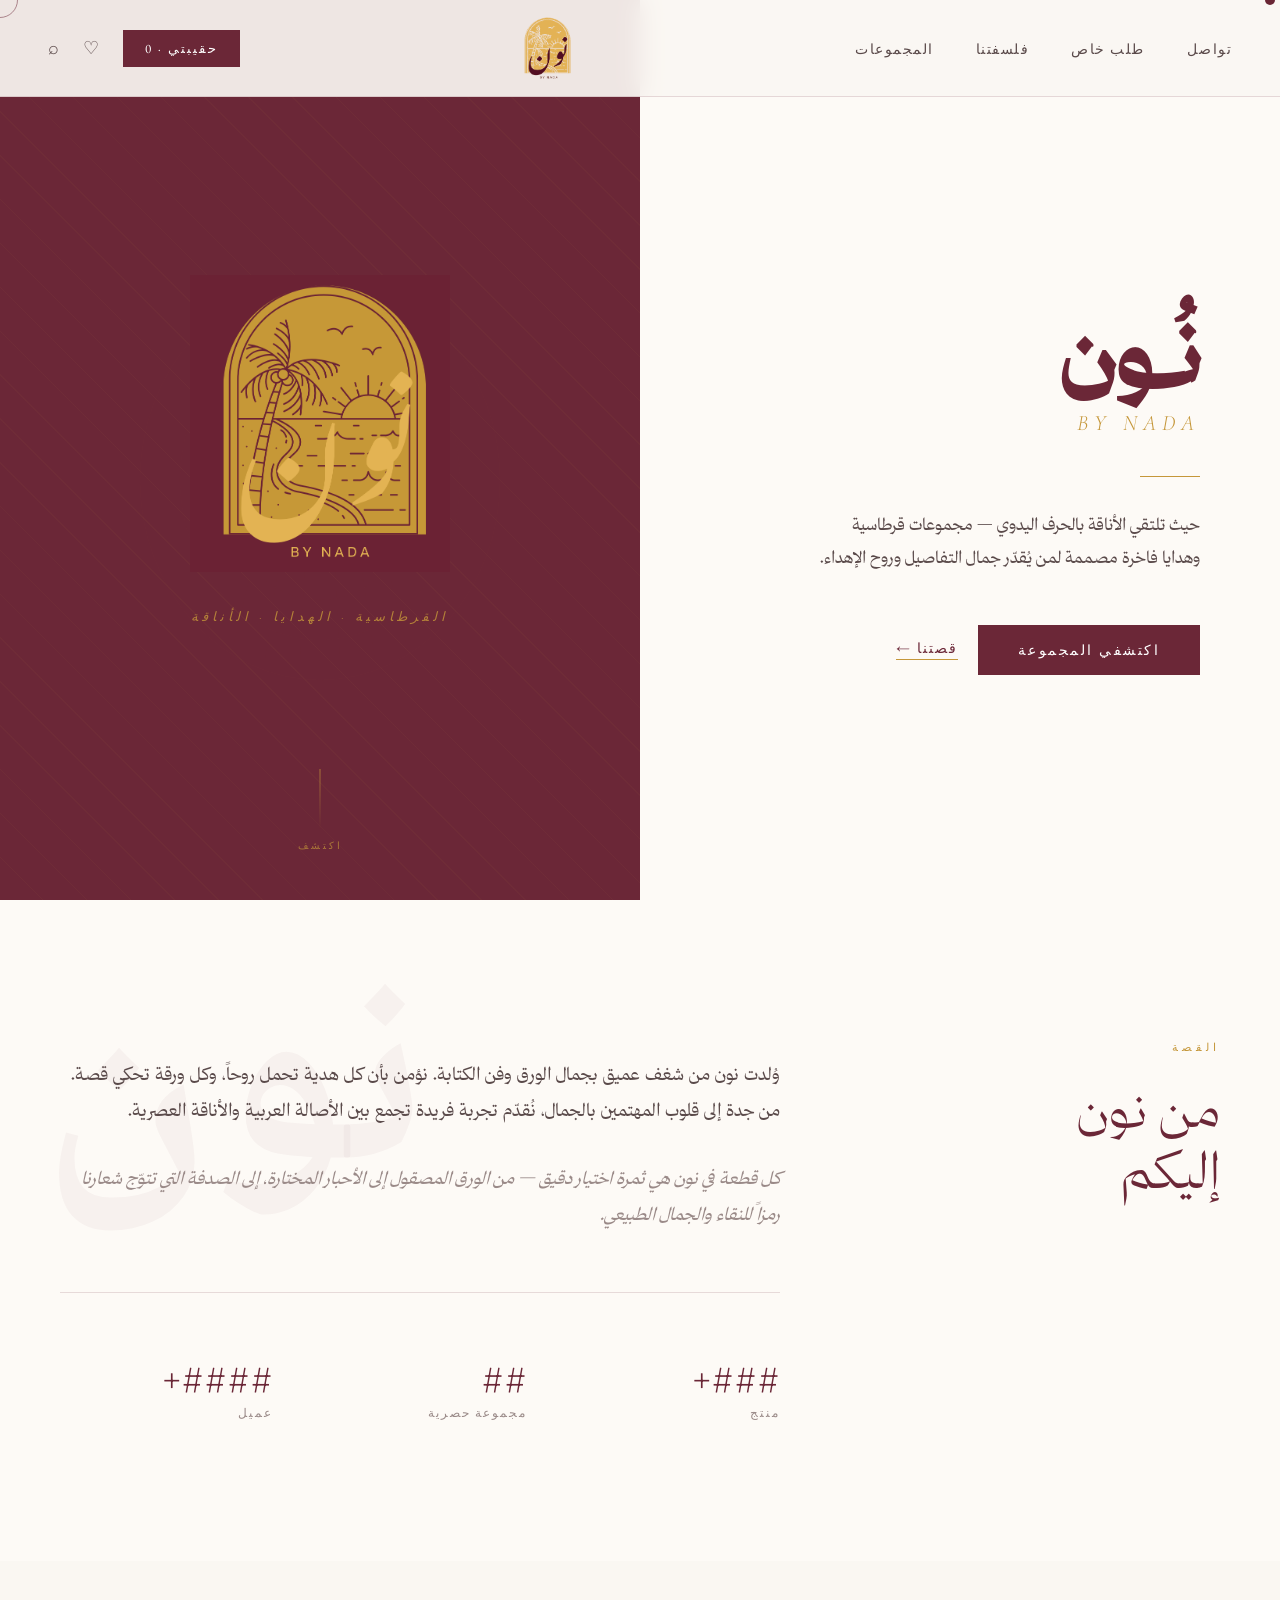
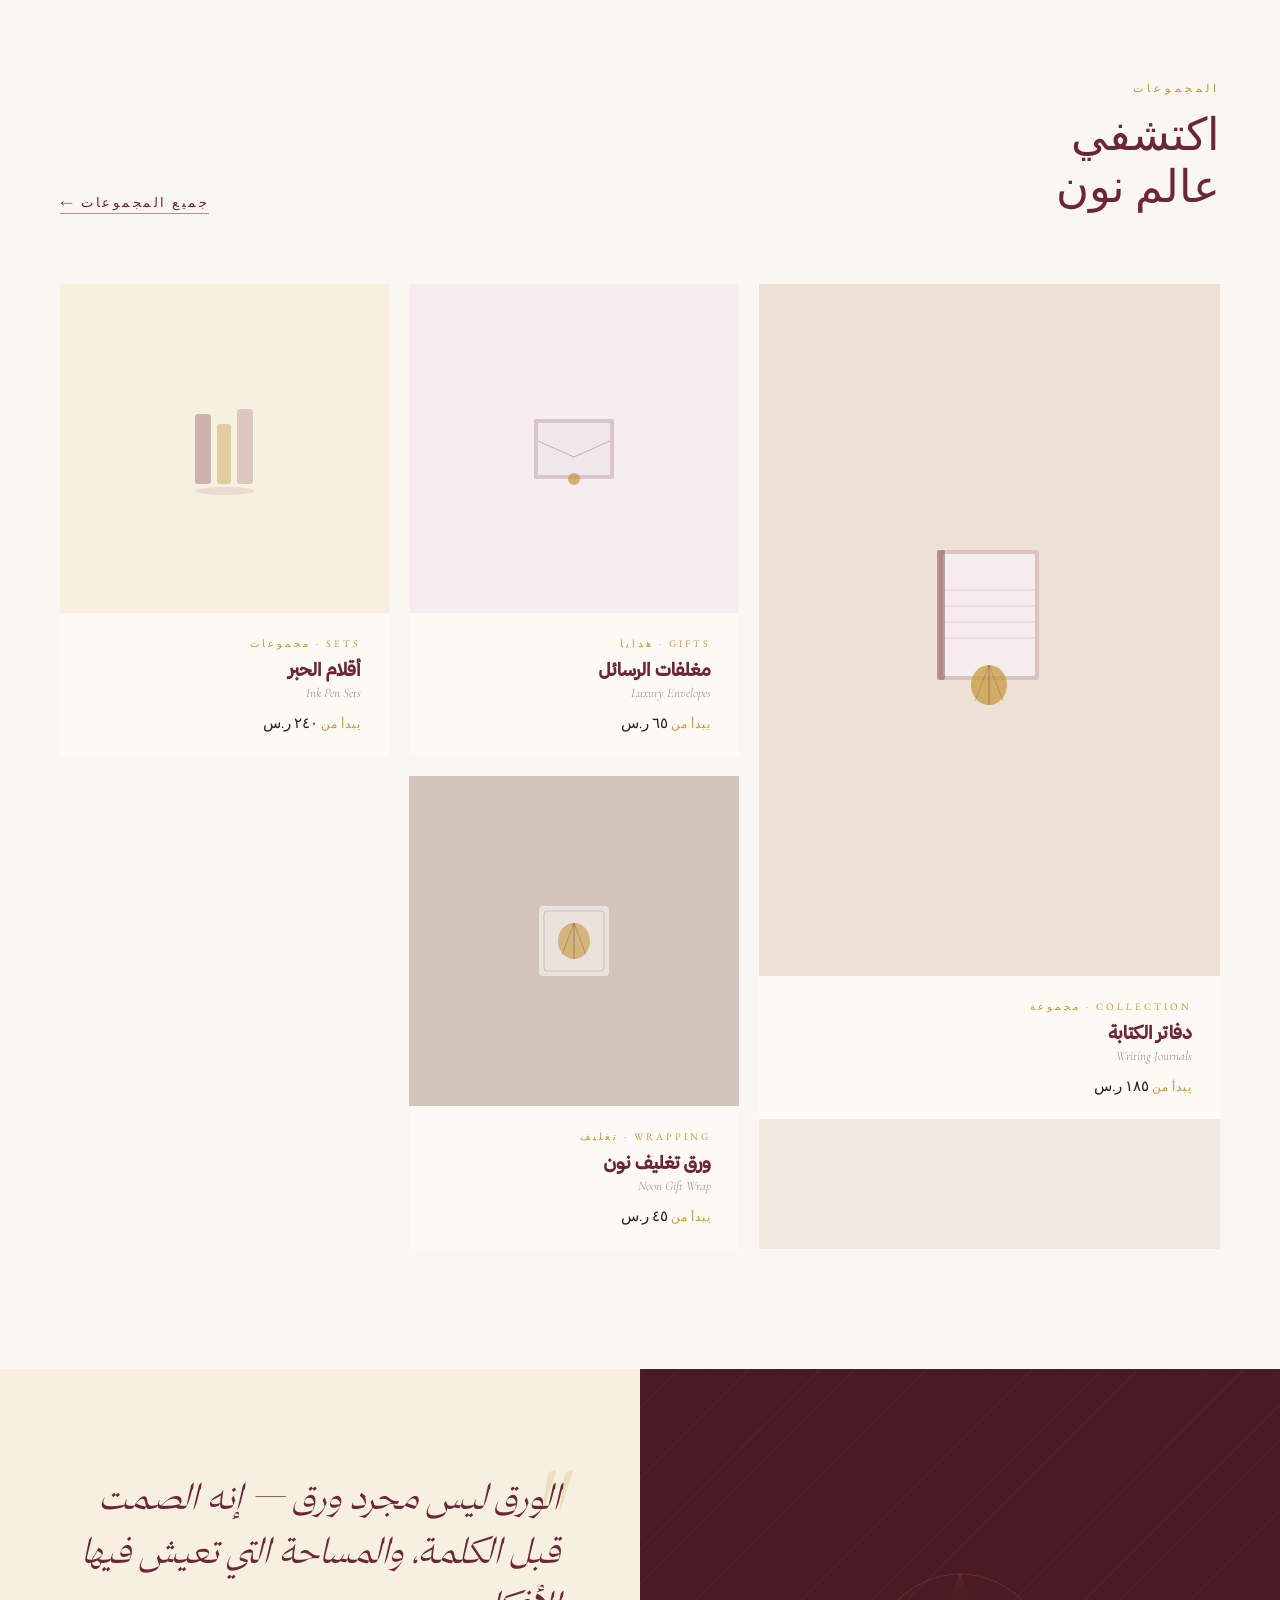
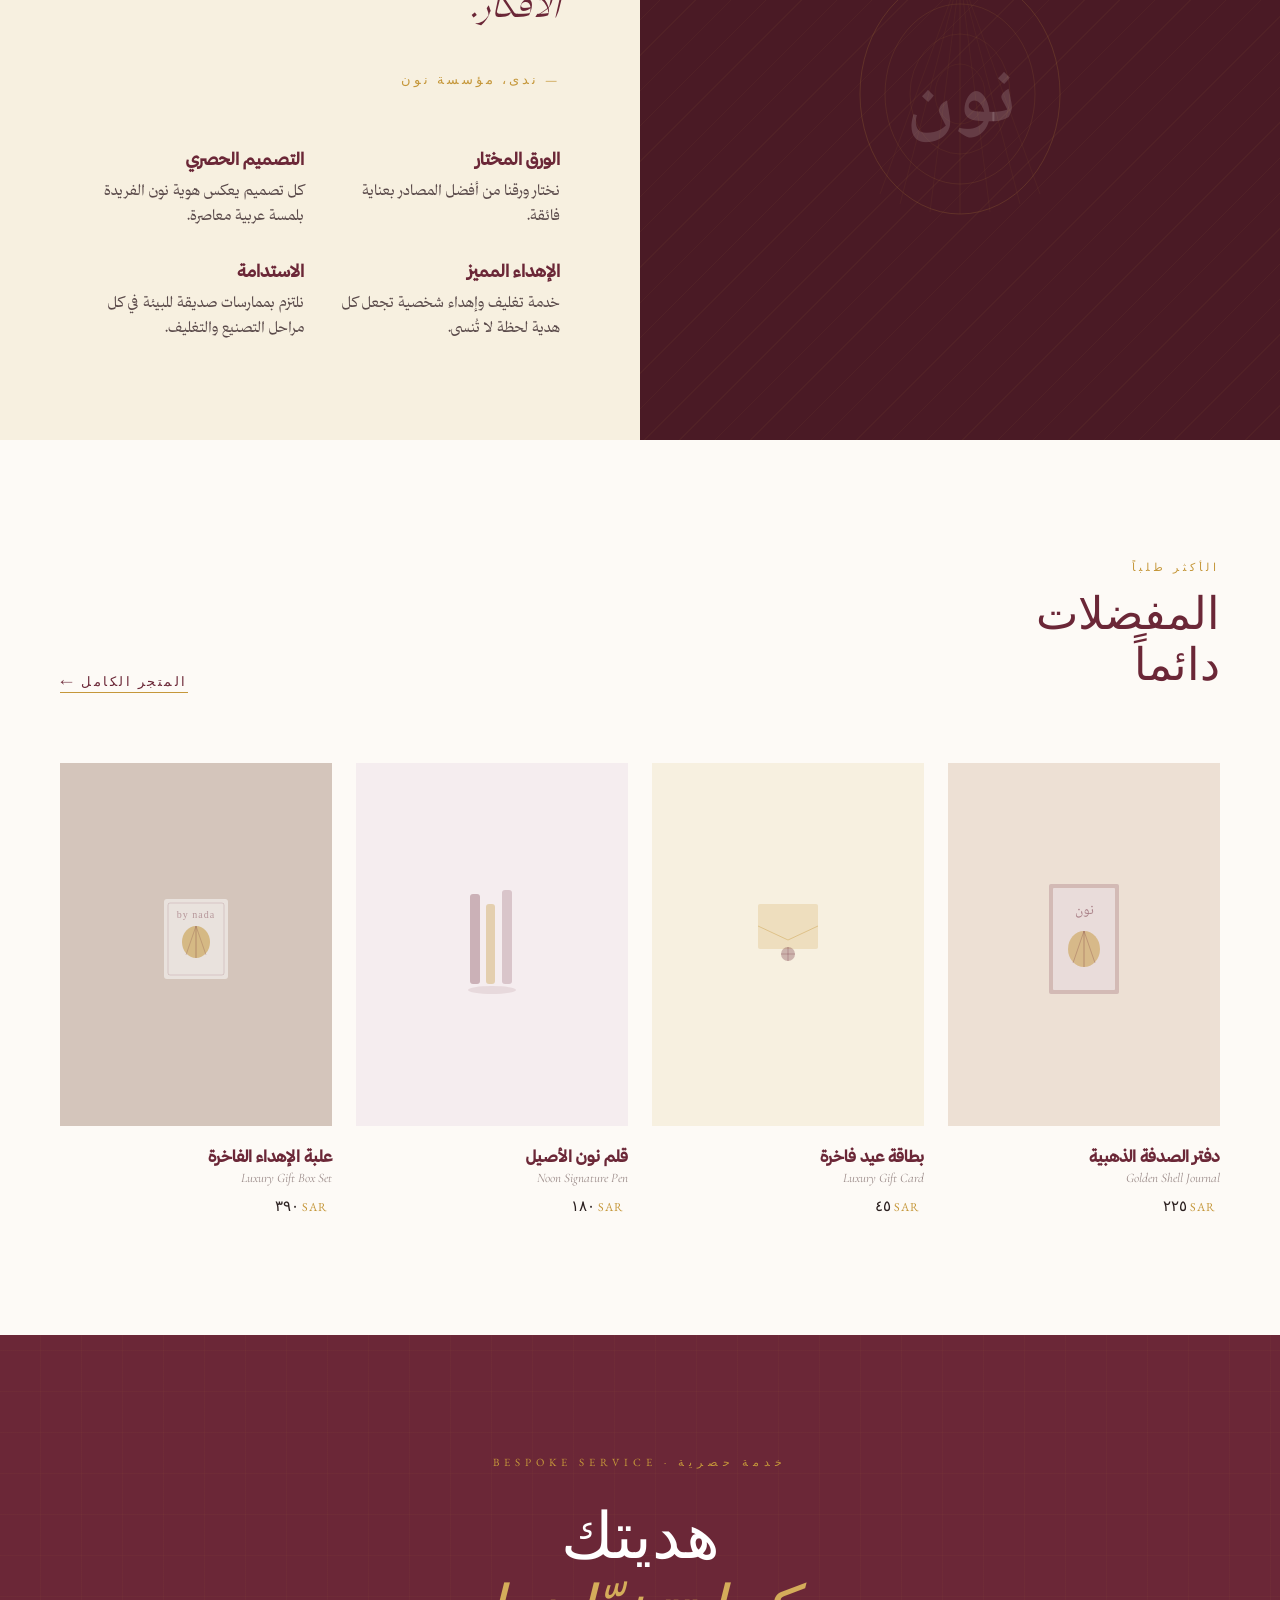
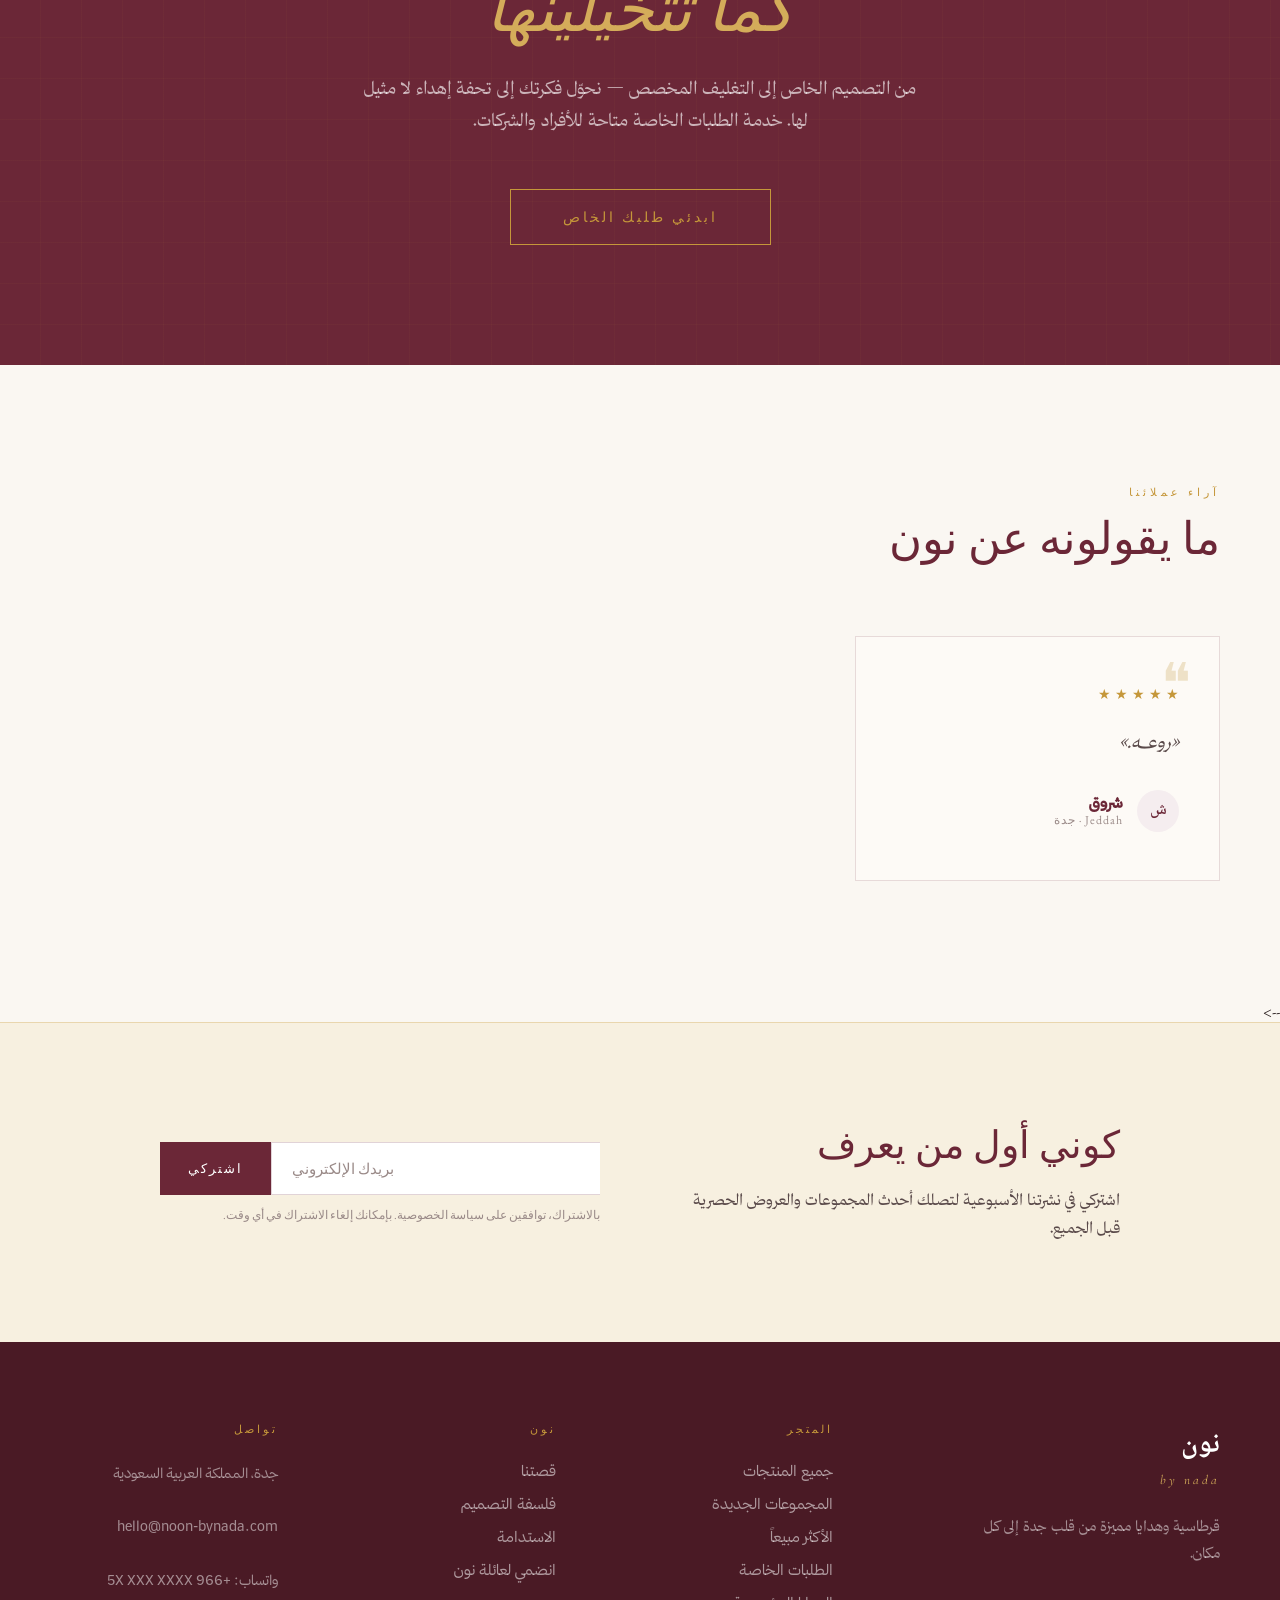
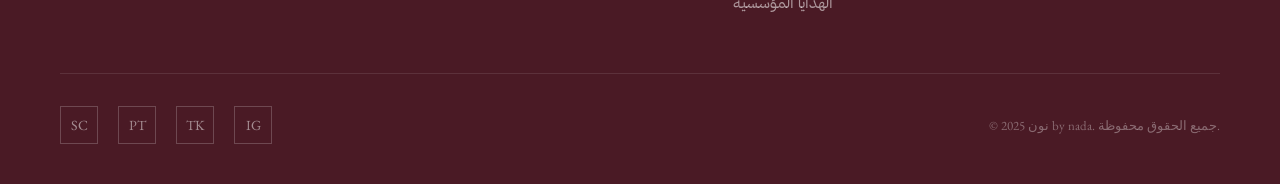
<file: index.html>
<!DOCTYPE html>
<html lang="ar" dir="rtl">
<head>
<meta charset="UTF-8">
<meta name="viewport" content="width=device-width, initial-scale=1.0">
<title> by nada — قرطاسية نون</title>
<link rel="preconnect" href="https://fonts.googleapis.com">
<link rel="preconnect" href="https://fonts.gstatic.com" crossorigin>
<link href="https://fonts.googleapis.com/css2?family=Cormorant+Garamond:ital,wght@0,300;0,400;0,500;0,600;1,300;1,400&family=Noto+Naskh+Arabic:wght@400;500;600;700&family=EB+Garamond:ital,wght@0,400;0,500;1,400&display=swap" rel="stylesheet">

<link rel="stylesheet" href="style.css">

</head>
<body>

<!-- Custom Cursor -->
<div class="cursor" id="cursor"></div>
<div class="cursor-ring" id="cursorRing"></div>

<!-- ═══ NAV ═══ -->
<nav id="mainNav">
  <ul class="nav-links">
    <li><a href="#collections">المجموعات</a></li>
    <li><a href="#craft">فلسفتنا</a></li>
    <li><a href="#bespoke">طلب خاص</a></li>
    <li><a href="#contact">تواصل</a></li>
  </ul>

  <a href="#" class="nav-logo">
    <img src="logo-nav.png" alt="نـون by nada" style="height:64px;width:auto;object-fit:contain;" />
  </a>

  <div class="nav-actions">
    <button class="nav-icon" aria-label="بحث">⌕</button>
    <button class="nav-icon" aria-label="قائمة الأمنيات">♡</button>
    <button class="nav-bag">حقيبتي · 0</button>
  </div>
</nav>

<!-- ═══ HERO ═══ -->
<section class="hero">
  <div class="hero-left">
    <!-- <span class="hero-eyebrow">قرطاسية · Luxury Stationery</span>-->
    <h1 class="hero-title-arabic">نــُون</h1>
    <p class="hero-title-en">BY NADA</p>
    <div class="hero-divider"></div>
    <p class="hero-desc">
      حيث تلتقي الأناقة بالحرف اليدوي — مجموعات قرطاسية وهدايا فاخرة مصممة لمن يُقدّر جمال التفاصيل وروح الإهداء.
    </p>
    <div class="hero-cta">
      <a href="#collections" class="btn-primary">اكتشفي المجموعة</a>
      <a href="#craft" class="btn-ghost">قصتنا ←</a>
    </div>
  </div>

  <div class="hero-right">
    <!-- Decorative large shell background -->
    <svg class="hero-shell-bg" width="500" height="500" viewBox="0 0 500 500" fill="none">
      <ellipse cx="250" cy="280" rx="180" ry="200" stroke="rgba(197,151,58,0.4)" stroke-width="0.5"/>
      <ellipse cx="250" cy="280" rx="140" ry="160" stroke="rgba(197,151,58,0.3)" stroke-width="0.5"/>
      <ellipse cx="250" cy="280" rx="100" ry="120" stroke="rgba(197,151,58,0.2)" stroke-width="0.5"/>
      <line x1="250" y1="80" x2="160" y2="460" stroke="rgba(197,151,58,0.15)" stroke-width="0.5"/>
      <line x1="250" y1="80" x2="195" y2="460" stroke="rgba(197,151,58,0.15)" stroke-width="0.5"/>
      <line x1="250" y1="80" x2="230" y2="460" stroke="rgba(197,151,58,0.15)" stroke-width="0.5"/>
      <line x1="250" y1="80" x2="250" y2="460" stroke="rgba(197,151,58,0.15)" stroke-width="0.5"/>
      <line x1="250" y1="80" x2="270" y2="460" stroke="rgba(197,151,58,0.15)" stroke-width="0.5"/>
      <line x1="250" y1="80" x2="305" y2="460" stroke="rgba(197,151,58,0.15)" stroke-width="0.5"/>
      <line x1="250" y1="80" x2="340" y2="460" stroke="rgba(197,151,58,0.15)" stroke-width="0.5"/>
    </svg>

    <div class="hero-logo-display">
      <!-- Logo SVG -->
      <img src="logo-hero.png" alt="نون by nada" style="width:260px;height:auto;object-fit:contain;" />

      <p class="hero-logo-tagline">القرطاسية · الهدايا · الأناقة</p>
    </div>

    <div class="hero-scroll">
      <div class="scroll-line"></div>
      <span>اكتشف</span>
    </div>
  </div>
</section>

<!-- ═══ STORY ═══ -->
<section class="story" id="craft">
  <div class="story-intro reveal">
    <span class="story-label">القصة</span>
    <h2 class="story-heading">من نـون<br>إليكم</h2>
  </div>

  <div class="story-content reveal">
    <p class="story-body">
      وُلدت نون من شغف عميق بجمال الورق وفن الكتابة. نؤمن بأن كل هدية تحمل روحاً، وكل ورقة تحكي قصة. من جدة إلى قلوب المهتمين بالجمال، نُقدّم تجربة فريدة تجمع بين الأصالة العربية والأناقة العصرية.
    </p>
    <p class="story-body">
      كل قطعة في نون هي ثمرة اختيار دقيق — من الورق المصقول إلى الأحبار المختارة، إلى الصدفة التي تتوّج شعارنا رمزاً للنقاء والجمال الطبيعي.
    </p>

    <div class="story-stats">
      <div class="reveal">
        <div class="stat-num">###+</div>
        <div class="stat-label">منتج</div>
      </div>
      <div class="reveal">
        <div class="stat-num">##</div>
        <div class="stat-label">مجموعة حصرية</div>
      </div>
      <div class="reveal">
        <div class="stat-num">####+</div>
        <div class="stat-label">عميل</div>
      </div>
    </div>
  </div>
</section>

<!-- ═══ COLLECTIONS ═══ -->
<section class="collections" id="collections">
  <div class="section-header reveal">
    <div>
      <span class="section-label">المجموعات</span>
      <h2 class="section-title">اكتشفي<br>عالم نون</h2>
    </div>
    <a href="#" class="section-link">جميع المجموعات ←</a>
  </div>

  <div class="collections-grid reveal">

    <!-- Card 1 — Large Featured -->
    <div class="collection-card">
      <div class="card-visual card-bg-1">
        <svg width="160" height="200" viewBox="0 0 160 200" fill="none">
          <!-- Notebook illustration -->
          <rect x="30" y="20" width="100" height="130" rx="3" fill="#6B2737" opacity="0.15"/>
          <rect x="34" y="24" width="92" height="122" rx="2" fill="white" opacity="0.7"/>
          <line x1="34" y1="60" x2="126" y2="60" stroke="#6B2737" stroke-width="0.5" opacity="0.3"/>
          <line x1="34" y1="76" x2="126" y2="76" stroke="#6B2737" stroke-width="0.5" opacity="0.3"/>
          <line x1="34" y1="92" x2="126" y2="92" stroke="#6B2737" stroke-width="0.5" opacity="0.3"/>
          <line x1="34" y1="108" x2="126" y2="108" stroke="#6B2737" stroke-width="0.5" opacity="0.3"/>
          <rect x="28" y="20" width="8" height="130" rx="2" fill="#6B2737" opacity="0.4"/>
          <!-- Shell stamp -->
          <g transform="translate(80, 155)">
            <ellipse cx="0" cy="0" rx="18" ry="20" fill="#C5973A" opacity="0.7"/>
            <line x1="0" y1="-20" x2="0" y2="20" stroke="#6B2737" stroke-width="1" opacity="0.4"/>
            <line x1="0" y1="-20" x2="-14" y2="16" stroke="#6B2737" stroke-width="0.8" opacity="0.3"/>
            <line x1="0" y1="-20" x2="14" y2="16" stroke="#6B2737" stroke-width="0.8" opacity="0.3"/>
          </g>
        </svg>
      </div>
      <div class="card-info">
        <p class="card-category">Collection · مجموعة</p>
        <p class="card-name">دفاتر الكتابة</p>
        <p class="card-name-en">Writing Journals</p>
        <p class="card-price"><span>يبدأ من</span> ١٨٥ ر.س</p>
      </div>
    </div>

    <!-- Card 2 -->
    <div class="collection-card">
      <div class="card-visual card-bg-3">
        <svg width="120" height="120" viewBox="0 0 120 120" fill="none">
          <rect x="20" y="30" width="80" height="60" rx="2" fill="#6B2737" opacity="0.2"/>
          <rect x="24" y="34" width="72" height="52" rx="1" fill="white" opacity="0.6"/>
          <path d="M 24 52 L 60 68 L 96 52" stroke="#6B2737" stroke-width="0.8" opacity="0.4" fill="none"/>
          <circle cx="60" cy="90" r="6" fill="#C5973A" opacity="0.7"/>
        </svg>
      </div>
      <div class="card-info">
        <p class="card-category">Gifts · هدايا</p>
        <p class="card-name">مغلفات الرسائل</p>
        <p class="card-name-en">Luxury Envelopes</p>
        <p class="card-price"><span>يبدأ من</span> ٦٥ ر.س</p>
      </div>
    </div>

    <!-- Card 3 -->
    <div class="collection-card">
      <div class="card-visual card-bg-4">
        <svg width="120" height="120" viewBox="0 0 120 120" fill="none">
          <rect x="30" y="25" width="16" height="70" rx="3" fill="#6B2737" opacity="0.3"/>
          <rect x="52" y="35" width="14" height="60" rx="3" fill="#C5973A" opacity="0.4"/>
          <rect x="72" y="20" width="16" height="75" rx="3" fill="#6B2737" opacity="0.2"/>
          <ellipse cx="60" cy="102" rx="30" ry="4" fill="#6B2737" opacity="0.1"/>
        </svg>
      </div>
      <div class="card-info">
        <p class="card-category">Sets · مجموعات</p>
        <p class="card-name">أقلام الحبر</p>
        <p class="card-name-en">Ink Pen Sets</p>
        <p class="card-price"><span>يبدأ من</span> ٢٤٠ ر.س</p>
      </div>
    </div>

    <!-- Card 4 -->
    <div class="collection-card">
      <div class="card-visual card-bg-2">
        <svg width="120" height="120" viewBox="0 0 120 120" fill="none">
          <rect x="25" y="25" width="70" height="70" rx="4" fill="white" opacity="0.5"/>
          <rect x="30" y="30" width="60" height="60" rx="3" stroke="#6B2737" stroke-width="0.5" opacity="0.4" fill="none"/>
          <g transform="translate(60, 60)">
            <ellipse cx="0" cy="0" rx="16" ry="18" fill="#C5973A" opacity="0.6"/>
            <line x1="0" y1="-18" x2="0" y2="18" stroke="#6B2737" stroke-width="0.8" opacity="0.5"/>
            <line x1="0" y1="-18" x2="-12" y2="14" stroke="#6B2737" stroke-width="0.7" opacity="0.4"/>
            <line x1="0" y1="-18" x2="12" y2="14" stroke="#6B2737" stroke-width="0.7" opacity="0.4"/>
          </g>
        </svg>
      </div>
      <div class="card-info">
        <p class="card-category">Wrapping · تغليف</p>
        <p class="card-name">ورق تغليف نون</p>
        <p class="card-name-en">Noon Gift Wrap</p>
        <p class="card-price"><span>يبدأ من</span> ٤٥ ر.س</p>
      </div>
    </div>

  </div>
</section>

<!-- ═══ CRAFT ═══ -->
<section class="craft">
  <div class="craft-visual">
    <svg width="340" height="420" viewBox="0 0 340 420" fill="none" opacity="0.4">
      <!-- Large decorative shell -->
      <g transform="translate(170, 200)">
        <ellipse cx="0" cy="0" rx="100" ry="120" stroke="rgba(197,151,58,0.6)" stroke-width="0.8" fill="none"/>
        <ellipse cx="0" cy="0" rx="75" ry="90" stroke="rgba(197,151,58,0.5)" stroke-width="0.6" fill="none"/>
        <ellipse cx="0" cy="0" rx="50" ry="60" stroke="rgba(197,151,58,0.4)" stroke-width="0.5" fill="none"/>
        <ellipse cx="0" cy="0" rx="25" ry="30" stroke="rgba(197,151,58,0.3)" stroke-width="0.5" fill="none"/>
        <line x1="0" y1="-120" x2="-80" y2="100" stroke="rgba(197,151,58,0.3)" stroke-width="0.5"/>
        <line x1="0" y1="-120" x2="-60" y2="110" stroke="rgba(197,151,58,0.3)" stroke-width="0.5"/>
        <line x1="0" y1="-120" x2="-30" y2="118" stroke="rgba(197,151,58,0.3)" stroke-width="0.5"/>
        <line x1="0" y1="-120" x2="0" y2="120" stroke="rgba(197,151,58,0.4)" stroke-width="0.6"/>
        <line x1="0" y1="-120" x2="30" y2="118" stroke="rgba(197,151,58,0.3)" stroke-width="0.5"/>
        <line x1="0" y1="-120" x2="60" y2="110" stroke="rgba(197,151,58,0.3)" stroke-width="0.5"/>
        <line x1="0" y1="-120" x2="80" y2="100" stroke="rgba(197,151,58,0.3)" stroke-width="0.5"/>
      </g>
    </svg>
    <div style="position:absolute;z-index:1;text-align:center;">
      <span style="font-family:'Noto Naskh Arabic',serif;font-size:80px;font-weight:700;color:rgba(255,255,255,0.15);">نون</span>
    </div>
  </div>

  <div class="craft-text reveal">
    <blockquote class="craft-quote">
      الورق ليس مجرد ورق — إنه الصمت قبل الكلمة، والمساحة التي تعيش فيها الأفكار.
    </blockquote>
    <p class="craft-attribution">— ندى، مؤسسة نون</p>

    <div class="craft-pillars">
      <div>
        <p class="pillar-title">الورق المختار</p>
        <p class="pillar-body">نختار ورقنا من أفضل المصادر بعناية فائقة.</p>
      </div>
      <div>
        <p class="pillar-title">التصميم الحصري</p>
        <p class="pillar-body">كل تصميم يعكس هوية نون الفريدة بلمسة عربية معاصرة.</p>
      </div>
      <div>
        <p class="pillar-title">الإهداء المميز</p>
        <p class="pillar-body">خدمة تغليف وإهداء شخصية تجعل كل هدية لحظة لا تُنسى.</p>
      </div>
      <div>
        <p class="pillar-title">الاستدامة</p>
        <p class="pillar-body">نلتزم بممارسات صديقة للبيئة في كل مراحل التصنيع والتغليف.</p>
      </div>
    </div>
  </div>
</section>

<!-- ═══ BESTSELLERS ═══ -->
<section class="products">
  <div class="section-header reveal">
    <div>
      <span class="section-label">الأكثر طلباً</span>
      <h2 class="section-title">المفضلات<br>دائماً</h2>
    </div>
    <a href="#" class="section-link">المتجر الكامل ←</a>
  </div>

  <div class="products-scroll reveal">

    <div class="product-card">
      <div class="product-img" style="background:#EDE0D4;">
        <svg width="100" height="140" viewBox="0 0 100 140" fill="none">
          <rect x="15" y="10" width="70" height="110" rx="2" fill="#6B2737" opacity="0.2"/>
          <rect x="19" y="14" width="62" height="102" rx="1" fill="white" opacity="0.5"/>
          <g transform="translate(50, 75)"><ellipse cx="0" cy="0" rx="16" ry="18" fill="#C5973A" opacity="0.5"/><line x1="0" y1="-18" x2="0" y2="18" stroke="#6B2737" stroke-width="0.8" opacity="0.4"/><line x1="0" y1="-18" x2="-11" y2="14" stroke="#6B2737" stroke-width="0.7" opacity="0.35"/><line x1="0" y1="-18" x2="11" y2="14" stroke="#6B2737" stroke-width="0.7" opacity="0.35"/></g>
          <text x="50" y="40" text-anchor="middle" font-family="'Noto Naskh Arabic',serif" font-size="14" fill="#6B2737" opacity="0.5">نون</text>
        </svg>
        <div class="product-overlay">
          <button class="btn-add">أضيفي للحقيبة</button>
        </div>
      </div>
      <p class="product-name-ar">دفتر الصدفة الذهبية</p>
      <p class="product-name-en">Golden Shell Journal</p>
      <p class="product-price"><em>SAR</em> ٢٢٥</p>
    </div>

    <div class="product-card">
      <div class="product-img" style="background:var(--mustard-pale);">
        <svg width="100" height="140" viewBox="0 0 100 140" fill="none">
          <rect x="20" y="30" width="60" height="45" rx="2" fill="#C5973A" opacity="0.2"/>
          <path d="M 20 52 L 50 66 L 80 52" stroke="#C5973A" stroke-width="0.8" opacity="0.5" fill="none"/>
          <circle cx="50" cy="80" r="7" fill="#6B2737" opacity="0.3"/>
          <line x1="50" y1="73" x2="50" y2="87" stroke="#6B2737" stroke-width="0.5" opacity="0.5"/>
          <line x1="43" y1="80" x2="57" y2="80" stroke="#6B2737" stroke-width="0.5" opacity="0.5"/>
        </svg>
        <div class="product-overlay">
          <button class="btn-add">أضيفي للحقيبة</button>
        </div>
      </div>
      <p class="product-name-ar">بطاقة عيد فاخرة</p>
      <p class="product-name-en">Luxury Gift Card</p>
      <p class="product-price"><em>SAR</em> ٤٥</p>
    </div>

    <div class="product-card">
      <div class="product-img" style="background:var(--burgundy-mist);">
        <svg width="100" height="140" viewBox="0 0 100 140" fill="none">
          <rect x="28" y="20" width="10" height="90" rx="3" fill="#6B2737" opacity="0.3"/>
          <rect x="44" y="30" width="9" height="80" rx="3" fill="#C5973A" opacity="0.35"/>
          <rect x="60" y="16" width="10" height="94" rx="3" fill="#6B2737" opacity="0.2"/>
          <ellipse cx="50" cy="116" rx="24" ry="4" fill="#6B2737" opacity="0.1"/>
        </svg>
        <div class="product-overlay">
          <button class="btn-add">أضيفي للحقيبة</button>
        </div>
      </div>
      <p class="product-name-ar">قلم نون الأصيل</p>
      <p class="product-name-en">Noon Signature Pen</p>
      <p class="product-price"><em>SAR</em> ١٨٠</p>
    </div>

    <div class="product-card">
      <div class="product-img" style="background:#D4C5BB;">
        <svg width="100" height="140" viewBox="0 0 100 140" fill="none">
          <rect x="18" y="25" width="64" height="80" rx="3" fill="white" opacity="0.5"/>
          <rect x="22" y="29" width="56" height="72" rx="2" stroke="#6B2737" stroke-width="0.5" opacity="0.3" fill="none"/>
          <g transform="translate(50, 68)"><ellipse cx="0" cy="0" rx="14" ry="16" fill="#C5973A" opacity="0.55"/><line x1="0" y1="-16" x2="0" y2="16" stroke="#6B2737" stroke-width="0.8" opacity="0.4"/><line x1="0" y1="-16" x2="-10" y2="13" stroke="#6B2737" stroke-width="0.6" opacity="0.35"/><line x1="0" y1="-16" x2="10" y2="13" stroke="#6B2737" stroke-width="0.6" opacity="0.35"/></g>
          <text x="50" y="44" text-anchor="middle" font-family="Georgia,serif" font-size="10" fill="#6B2737" opacity="0.4" letter-spacing="1">by nada</text>
        </svg>
        <div class="product-overlay">
          <button class="btn-add">أضيفي للحقيبة</button>
        </div>
      </div>
      <p class="product-name-ar">علبة الإهداء الفاخرة</p>
      <p class="product-name-en">Luxury Gift Box Set</p>
      <p class="product-price"><em>SAR</em> ٣٩٠</p>
    </div>

  </div>
</section>

<!-- ═══ BESPOKE BANNER ═══ -->
<section class="bespoke" id="bespoke">
  <div class="bespoke-inner reveal">
    <span class="bespoke-label">خدمة حصرية · Bespoke Service</span>
    <h2 class="bespoke-title">
      هديتك<br>
      <em>كما تتخيّلينها</em>
    </h2>
    <p class="bespoke-desc">
      من التصميم الخاص إلى التغليف المخصص — نحوّل فكرتك إلى تحفة إهداء لا مثيل لها. خدمة الطلبات الخاصة متاحة للأفراد والشركات.
    </p>
    <a href="mailto:hello@noon-bynada.com" class="btn-light">ابدئي طلبك الخاص</a>
  </div>
</section>

<!-- ═══ TESTIMONIALS ═══ -->
<section class="testimonials">
  <div class="section-header reveal">
    <div>
      <span class="section-label">آراء عملائنا</span>
      <h2 class="section-title">ما يقولونه عن نون</h2>
    </div>
  </div>

  <div class="testimonials-grid reveal">

    <div class="testimonial-card">
      <div class="testimonial-stars">
        <span class="star">★</span><span class="star">★</span><span class="star">★</span><span class="star">★</span><span class="star">★</span>
      </div>
      <p class="testimonial-text">«روعــه.»</p>
      <div class="testimonial-author">
        <div class="author-avatar">ش</div>
        <div>
          <p class="author-name">شروق</p>
          <p class="author-title">Jeddah · جدة</p>
        </div>
      </div>
    </div>

<!--    <div class="testimonial-card">
      <div class="testimonial-stars">
        <span class="star">★</span><span class="star">★</span><span class="star">★</span><span class="star">★</span><span class="star">★</span>
      </div>
      <p class="testimonial-text">«طلبت مجموعة مخصصة لفريق عملنا وكانت النتيجة مذهلة. نادا تفهم معنى الفخامة الحقيقية — بساطة وعمق في آنٍ واحد.»</p>
      <div class="testimonial-author">
        <div class="author-avatar">ل</div>
        <div>
          <p class="author-name">لمى الشمري</p>
          <p class="author-title">Jeddah · جدة</p>
        </div>
      </div>
    </div>

    <div class="testimonial-card">
      <div class="testimonial-stars">
        <span class="star">★</span><span class="star">★</span><span class="star">★</span><span class="star">★</span><span class="star">★</span>
      </div>
      <p class="testimonial-text">«لم أجد في السوق السعودي ما يضاهي نون من حيث الذوق والأناقة. كل زيارة للموقع تجربة بصرية ممتعة، والمنتجات ترقى لمستوى التوقعات وتتخطاها.»</p>
      <div class="testimonial-author">
        <div class="author-avatar">ر</div>
        <div>
          <p class="author-name">ريم العتيبي</p>
          <p class="author-title">Dubai · دبي</p>
        </div>
      </div>
    </div> -->

  </div>
</section>
-->
<!-- ═══ NEWSLETTER ═══ -->
<section class="newsletter" id="contact">
  <div class="newsletter-text reveal">
    <h2 class="newsletter-title">كوني أول من يعرف</h2>
    <p class="newsletter-desc">اشتركي في نشرتنا الأسبوعية لتصلك أحدث المجموعات والعروض الحصرية قبل الجميع.</p>
  </div>
  <div class="newsletter-form reveal">
    <div class="form-row">
      <input class="email-input" type="email" placeholder="بريدك الإلكتروني" dir="ltr"/>
      <button class="btn-subscribe">اشتركي</button>
    </div>
    <p class="form-note">بالاشتراك، توافقين على سياسة الخصوصية. بإمكانك إلغاء الاشتراك في أي وقت.</p>
  </div>
</section>

<!-- ═══ FOOTER ═══ -->
<footer>
  <div class="footer-top">
    <div class="footer-brand">
      <span class="footer-logo-arabic">نون</span>
      <span class="footer-logo-en">by nada</span>
      <p class="footer-tagline">قرطاسية وهدايا مميزة من قلب جدة إلى كل مكان.</p>
    </div>

    <div>
      <span class="footer-col-title">المتجر</span>
      <ul class="footer-links">
        <li><a href="#">جميع المنتجات</a></li>
        <li><a href="#">المجموعات الجديدة</a></li>
        <li><a href="#">الأكثر مبيعاً</a></li>
        <li><a href="#">الطلبات الخاصة</a></li>
        <li><a href="#">الهدايا المؤسسية</a></li>
      </ul>
    </div>

    <div>
      <span class="footer-col-title">نون</span>
      <ul class="footer-links">
        <li><a href="#">قصتنا</a></li>
        <li><a href="#">فلسفة التصميم</a></li>
        <li><a href="#">الاستدامة</a></li>
        <li><a href="#">انضمي لعائلة نون</a></li>
      </ul>
    </div>

    <div class="footer-contact">
      <span class="footer-col-title">تواصل</span>
      <p>
        جدة، المملكة العربية السعودية<br>
        <br>
        hello@noon-bynada.com<br>
        <br>
        واتساب: +966 5X XXX XXXX
      </p>
    </div>
  </div>

  <div class="footer-bottom">
    <p class="footer-copy">© 2025 نون by nada. جميع الحقوق محفوظة.</p>
    <div class="footer-socials">
      <a href="#" class="social-link" aria-label="Instagram">IG</a>
      <a href="#" class="social-link" aria-label="TikTok">TK</a>
      <a href="#" class="social-link" aria-label="Pinterest">PT</a>
      <a href="#" class="social-link" aria-label="Snapchat">SC</a>
    </div>
  </div>
</footer>

<script src="script.js"></script>
    
</body>
</html>
</file>
<file: style.css>
@font-face {
      font-family: 'ThmanyahSans';
      src: url('fonts/thmanyahsans-Light.otf') format('opentype');
      font-weight: 300; font-style: normal;
    }
    @font-face {
      font-family: 'ThmanyahSans';
      src: url('fonts/thmanyahsans-Regular.otf') format('opentype');
      font-weight: 400; font-style: normal;
    }
    @font-face {
      font-family: 'ThmanyahSans';
      src: url('fonts/thmanyahsans-Medium.otf') format('opentype');
      font-weight: 500; font-style: normal;
    }
    @font-face {
      font-family: 'ThmanyahSerifDisplay';
      src: url('fonts/thmanyahserifdisplay-Light.otf') format('opentype');
      font-weight: 300; font-style: normal;
    }
    @font-face {
      font-family: 'ThmanyahSerifDisplay';
      src: url('fonts/thmanyahserifdisplay-Regular.otf') format('opentype');
      font-weight: 400; font-style: normal;
    }
    @font-face {
      font-family: 'ThmanyahSerifDisplay';
      src: url('fonts/thmanyahserifdisplay-Medium.otf') format('opentype');
      font-weight: 500; font-style: normal;
    }
    @font-face {
      font-family: 'ThmanyahSerifText';
      src: url('fonts/thmanyahseriftext-Light.otf') format('opentype');
      font-weight: 300; font-style: normal;
    }
    @font-face {
      font-family: 'ThmanyahSerifText';
      src: url('fonts/thmanyahseriftext-Regular.otf') format('opentype');
      font-weight: 400; font-style: normal;
    }
    @font-face {
      font-family: 'ThmanyahSerifText';
      src: url('fonts/thmanyahseriftext-Medium.otf') format('opentype');
      font-weight: 500; font-style: normal;
    }
    @font-face {
      font-family: 'ThmanyahSerifText';
      src: url('fonts/thmanyahseriftext-Bold.otf') format('opentype');
      font-weight: 700; font-style: normal;
    }


:root {
  --burgundy: #6B2737;
  --burgundy-deep: #4A1A25;
  --burgundy-light: #8B3D50;
  --burgundy-mist: #f5edef;
  --mustard: #C5973A;
  --mustard-light: #D4AC5A;
  --mustard-pale: #f7f0e0;
  --cream: #FAF7F2;
  --cream-dark: #F0EAE0;
  --warm-white: #FDFAF6;
  --ink: #2A1F1F;
  --ink-light: #5A4A4A;
  --ink-muted: #9A8A88;
  --border: rgba(107,39,55,0.15);
  --border-gold: rgba(197,151,58,0.3);
}

*, *::before, *::after { box-sizing: border-box; margin: 0; padding: 0; }

html { scroll-behavior: smooth; }

body {
  background: var(--cream);
  color: var(--ink);
  font-family: 'EB Garamond', Georgia, serif;
  overflow-x: hidden;
  cursor: none;
}

/* ─── Custom Cursor ─── */
.cursor {
  position: fixed;
  width: 10px; height: 10px;
  background: var(--burgundy);
  border-radius: 50%;
  pointer-events: none;
  z-index: 9999;
  transform: translate(-50%,-50%);
  transition: transform 0.1s, width 0.3s, height 0.3s, background 0.3s;
  mix-blend-mode: multiply;
}
.cursor-ring {
  position: fixed;
  width: 36px; height: 36px;
  border: 1px solid var(--burgundy);
  border-radius: 50%;
  pointer-events: none;
  z-index: 9998;
  transform: translate(-50%,-50%);
  transition: transform 0.15s ease-out, width 0.3s, height 0.3s, opacity 0.3s;
  opacity: 0.5;
}
.cursor.hover { width: 20px; height: 20px; background: var(--mustard); }
.cursor-ring.hover { width: 54px; height: 54px; opacity: 0.3; }

/* ─── Nav ─── */
nav {
  position: fixed;
  top: 0; left: 0; right: 0;
  z-index: 100;
  display: flex;
  flex-direction: row-reverse;
  justify-content: space-between;
  align-items: center;
  padding: 16px 48px;
  background: rgba(250,247,242,0.92);
  backdrop-filter: blur(12px);
  border-bottom: 0.5px solid var(--border);
  transition: padding 0.4s;
  direction: ltr;
}
nav.scrolled { padding: 10px 48px; }

.nav-logo {
  display: flex;
  align-items: center;
  text-decoration: none;
  margin-left: 0;
}
.nav-logo-arabic {
  font-family: 'ThmanyahSerifDisplay', serif;
  font-size: 22px;
  font-weight: 700;
  color: var(--burgundy);
  line-height: 1;
  letter-spacing: 0.02em;
}
.nav-logo-en {
  font-family: 'EB Garamond', serif;
  font-size: 11px;
  font-weight: 400;
  color: var(--mustard);
  letter-spacing: 3px;
  text-transform: lowercase;
}

.nav-links {
  display: flex;
  gap: 42px;
  list-style: none;
}
.nav-links a {
  font-family: 'EB Garamond', serif;
  font-size: 14px;
  font-weight: 400;
  color: var(--ink-light);
  text-decoration: none;
  letter-spacing: 1.5px;
  text-transform: uppercase;
  position: relative;
  transition: color 0.3s;
}
.nav-links a::after {
  content: '';
  position: absolute;
  bottom: -3px; left: 0; right: 0;
  height: 0.5px;
  background: var(--mustard);
  transform: scaleX(0);
  transform-origin: right;
  transition: transform 0.4s ease;
}
.nav-links a:hover { color: var(--burgundy); }
.nav-links a:hover::after { transform: scaleX(1); transform-origin: left; }

.nav-actions {
  display: flex;
  gap: 24px;
  align-items: center;
}
.nav-icon {
  color: var(--ink-light);
  font-size: 18px;
  cursor: pointer;
  transition: color 0.3s;
  background: none; border: none;
}
.nav-icon:hover { color: var(--burgundy); }
.nav-bag {
  display: flex;
  align-items: center;
  gap: 8px;
  padding: 10px 22px;
  background: var(--burgundy);
  color: #fff;
  font-family: 'EB Garamond', serif;
  font-size: 13px;
  letter-spacing: 2px;
  text-transform: uppercase;
  border: none;
  cursor: pointer;
  transition: background 0.3s;
}
.nav-bag:hover { background: var(--burgundy-deep); }

/* ─── Hero ─── */
.hero {
  min-height: 100vh;
  display: grid;
  grid-template-columns: 1fr 1fr;
  position: relative;
  overflow: hidden;
}

.hero-left {
  background: var(--warm-white);
  display: flex;
  flex-direction: column;
  justify-content: center;
  padding: 160px 80px 80px 80px;
  position: relative;
  z-index: 1;
}

.hero-eyebrow {
  font-family: 'EB Garamond', serif;
  font-size: 11px;
  letter-spacing: 4px;
  text-transform: uppercase;
  color: var(--mustard);
  margin-bottom: 32px;
  opacity: 0;
  animation: fadeUp 0.8s ease 0.3s forwards;
}

.hero-title-arabic {
  font-family: 'ThmanyahSerifDisplay', 'Noto Naskh Arabic', serif;
  font-size: clamp(52px, 7vw, 88px);
  font-weight: 700;
  color: var(--burgundy);
  line-height: 1.1;
  margin-bottom: 8px;
  opacity: 0;
  animation: fadeUp 0.8s ease 0.5s forwards;
}

.hero-title-en {
  font-family: 'Cormorant Garamond', serif;
  font-size: clamp(16px, 2vw, 22px);
  font-weight: 300;
  font-style: italic;
  color: var(--mustard);
  letter-spacing: 6px;
  margin-bottom: 40px;
  opacity: 0;
  animation: fadeUp 0.8s ease 0.65s forwards;
}

.hero-divider {
  width: 60px;
  height: 0.5px;
  background: var(--mustard);
  margin-bottom: 32px;
  opacity: 0;
  animation: fadeUp 0.8s ease 0.75s forwards;
}

.hero-desc {
  font-family: 'ThmanyahSerifText', serif;
  font-size: 17px;
  font-weight: 400;
  color: var(--ink-light);
  line-height: 1.9;
  max-width: 380px;
  margin-bottom: 52px;
  opacity: 0;
  animation: fadeUp 0.8s ease 0.85s forwards;
  direction: rtl;
}

.hero-cta {
  display: flex;
  gap: 20px;
  align-items: center;
  opacity: 0;
  animation: fadeUp 0.8s ease 1s forwards;
}

.btn-primary {
  display: inline-block;
  padding: 16px 40px;
  background: var(--burgundy);
  color: #fff;
  font-family: 'EB Garamond', serif;
  font-size: 14px;
  letter-spacing: 2.5px;
  text-transform: uppercase;
  text-decoration: none;
  transition: background 0.3s, transform 0.2s;
  border: none; cursor: pointer;
}
.btn-primary:hover { background: var(--burgundy-deep); transform: translateY(-1px); }

.btn-ghost {
  display: inline-flex;
  align-items: center;
  gap: 10px;
  font-family: 'EB Garamond', serif;
  font-size: 14px;
  letter-spacing: 2px;
  text-transform: uppercase;
  color: var(--burgundy);
  text-decoration: none;
  border-bottom: 0.5px solid var(--mustard);
  padding-bottom: 2px;
  transition: color 0.3s;
}
.btn-ghost:hover { color: var(--mustard); }

.hero-right {
  background: var(--burgundy);
  position: relative;
  display: flex;
  align-items: center;
  justify-content: center;
  overflow: hidden;
}

.hero-right::before {
  content: '';
  position: absolute;
  inset: 0;
  background: repeating-linear-gradient(
    45deg,
    transparent,
    transparent 30px,
    rgba(197,151,58,0.04) 30px,
    rgba(197,151,58,0.04) 31px
  );
}

.hero-shell-bg {
  position: absolute;
  opacity: 0.06;
}

.hero-logo-display {
  position: relative;
  z-index: 1;
  text-align: center;
  opacity: 0;
  animation: fadeIn 1.2s ease 0.6s forwards;
}

.hero-logo-svg {
  width: 280px;
  height: auto;
}

.hero-logo-tagline {
  font-family: 'Cormorant Garamond', serif;
  font-size: 13px;
  font-weight: 300;
  font-style: italic;
  color: rgba(197,151,58,0.8);
  letter-spacing: 4px;
  margin-top: 32px;
  text-transform: uppercase;
}

.hero-scroll {
  position: absolute;
  bottom: 48px;
  left: 50%;
  transform: translateX(-50%);
  display: flex;
  flex-direction: column;
  align-items: center;
  gap: 10px;
  z-index: 2;
}
.hero-scroll span {
  font-family: 'EB Garamond', serif;
  font-size: 10px;
  letter-spacing: 3px;
  text-transform: uppercase;
  color: rgba(197,151,58,0.7);
  writing-mode: horizontal-tb;
}
.scroll-line {
  width: 0.5px;
  height: 60px;
  background: linear-gradient(to bottom, rgba(197,151,58,0.7), transparent);
  animation: scrollLine 2s ease-in-out infinite;
}
@keyframes scrollLine {
  0%, 100% { transform: scaleY(1); opacity: 1; }
  50% { transform: scaleY(0.5); opacity: 0.4; }
}

/* ─── Section: The Brand Story ─── */
.story {
  padding: 140px 60px;
  display: grid;
  grid-template-columns: 1fr 2fr;
  gap: 80px;
  align-items: start;
  background: var(--warm-white);
  position: relative;
}

.story::before {
  content: 'نون';
  position: absolute;
  top: 60px; left: 40px;
  font-family: 'Noto Naskh Arabic', serif;
  font-size: 280px;
  font-weight: 700;
  color: rgba(107,39,55,0.04);
  line-height: 1;
  pointer-events: none;
  user-select: none;
}

.story-label {
  font-family: 'EB Garamond', serif;
  font-size: 11px;
  letter-spacing: 4px;
  text-transform: uppercase;
  color: var(--mustard);
  margin-bottom: 24px;
  display: block;
}

.story-heading {
  font-family: 'ThmanyahSerifDisplay', 'Cormorant Garamond', serif;
  font-size: clamp(32px, 4vw, 52px);
  font-weight: 300;
  color: var(--burgundy);
  line-height: 1.2;
  margin-bottom: 0;
}

.story-content {
  padding-top: 16px;
}

.story-body {
  font-family: 'ThmanyahSerifText', serif;
  font-size: 18px;
  color: var(--ink-light);
  line-height: 2;
  margin-bottom: 32px;
  direction: rtl;
}

.story-body + .story-body {
  font-style: italic;
  color: var(--ink-muted);
}

.story-stats {
  display: grid;
  grid-template-columns: repeat(3, 1fr);
  gap: 40px;
  margin-top: 60px;
  padding-top: 60px;
  border-top: 0.5px solid var(--border);
}

.stat-num {
  font-family: 'Cormorant Garamond', serif;
  font-size: 44px;
  font-weight: 300;
  color: var(--burgundy);
  line-height: 1;
  margin-bottom: 8px;
}
.stat-label {
  font-family: 'EB Garamond', serif;
  font-size: 12px;
  letter-spacing: 2px;
  text-transform: uppercase;
  color: var(--ink-muted);
}

/* ─── Section: Collections ─── */
.collections {
  padding: 120px 60px;
  background: var(--cream);
}

.section-header {
  display: flex;
  justify-content: space-between;
  align-items: flex-end;
  margin-bottom: 70px;
}

.section-label {
  font-family: 'EB Garamond', serif;
  font-size: 11px;
  letter-spacing: 4px;
  text-transform: uppercase;
  color: var(--mustard);
  display: block;
  margin-bottom: 16px;
}

.section-title {
  font-family: 'Cormorant Garamond', serif;
  font-size: clamp(28px, 3.5vw, 46px);
  font-weight: 300;
  color: var(--burgundy);
  line-height: 1.15;
}

.section-link {
  font-family: 'EB Garamond', serif;
  font-size: 13px;
  letter-spacing: 2.5px;
  text-transform: uppercase;
  color: var(--burgundy);
  text-decoration: none;
  border-bottom: 0.5px solid var(--mustard);
  padding-bottom: 2px;
  transition: color 0.3s;
  white-space: nowrap;
}
.section-link:hover { color: var(--mustard); }

.collections-grid {
  display: grid;
  grid-template-columns: 1.4fr 1fr 1fr;
  grid-template-rows: auto auto;
  gap: 20px;
}

.collection-card {
  position: relative;
  overflow: hidden;
  cursor: pointer;
  background: var(--cream-dark);
}

.collection-card:first-child {
  grid-row: span 2;
}

.card-visual {
  width: 100%;
  aspect-ratio: 1;
  display: flex;
  align-items: center;
  justify-content: center;
  position: relative;
  overflow: hidden;
  transition: transform 0.6s ease;
}

.collection-card:first-child .card-visual {
  aspect-ratio: 2/3;
}

.collection-card:hover .card-visual { transform: scale(1.03); }

/* Card visual fills */
.card-bg-1 { background: #EDE0D4; }
.card-bg-2 { background: #D4C5BB; }
.card-bg-3 { background: var(--burgundy-mist); }
.card-bg-4 { background: var(--mustard-pale); }
.card-bg-5 { background: #E8DDD5; }

.card-ornament {
  position: absolute;
  inset: 0;
  display: flex;
  align-items: center;
  justify-content: center;
}

.card-info {
  padding: 24px 28px;
  background: var(--warm-white);
}

.card-category {
  font-family: 'EB Garamond', serif;
  font-size: 10px;
  letter-spacing: 3px;
  text-transform: uppercase;
  color: var(--mustard);
  margin-bottom: 8px;
}

.card-name {
  font-family: 'ThmanyahSans', serif;
  font-size: 18px;
  font-weight: 600;
  color: var(--burgundy);
  margin-bottom: 4px;
  direction: rtl;
}

.card-name-en {
  font-family: 'Cormorant Garamond', serif;
  font-size: 13px;
  font-weight: 300;
  font-style: italic;
  color: var(--ink-muted);
  margin-bottom: 12px;
}

.card-price {
  font-family: 'EB Garamond', serif;
  font-size: 15px;
  color: var(--ink);
}

.card-price span {
  color: var(--mustard);
  font-size: 12px;
  letter-spacing: 1px;
}

/* ─── Section: Craft / Philosophy ─── */
.craft {
  display: grid;
  grid-template-columns: 1fr 1fr;
  min-height: 600px;
}

.craft-visual {
  background: var(--burgundy-deep);
  position: relative;
  overflow: hidden;
  display: flex;
  align-items: center;
  justify-content: center;
}

.craft-visual::after {
  content: '';
  position: absolute;
  inset: 0;
  background: repeating-linear-gradient(
    -45deg,
    transparent,
    transparent 24px,
    rgba(197,151,58,0.05) 24px,
    rgba(197,151,58,0.05) 25px
  );
}

.craft-text {
  background: var(--mustard-pale);
  padding: 100px 80px;
  display: flex;
  flex-direction: column;
  justify-content: center;
}

.craft-quote {
  font-family: 'ThmanyahSerifDisplay', serif;
  font-size: clamp(22px, 3vw, 36px);
  font-weight: 300;
  font-style: italic;
  color: var(--burgundy);
  line-height: 1.5;
  margin-bottom: 40px;
  position: relative;
}

.craft-quote::before {
  content: '"';
  font-size: 120px;
  color: rgba(197,151,58,0.2);
  font-family: 'Cormorant Garamond', serif;
  position: absolute;
  top: -20px; right: -10px;
  line-height: 1;
}

.craft-attribution {
  font-family: 'EB Garamond', serif;
  font-size: 13px;
  letter-spacing: 3px;
  text-transform: uppercase;
  color: var(--mustard);
}

.craft-pillars {
  margin-top: 60px;
  display: grid;
  grid-template-columns: 1fr 1fr;
  gap: 32px;
}

.pillar-title {
  font-family: 'ThmanyahSans', serif;
  font-size: 17px;
  font-weight: 600;
  color: var(--burgundy);
  margin-bottom: 8px;
  direction: rtl;
}

.pillar-body {
  font-family: 'ThmanyahSerifText', serif;
  font-size: 15px;
  color: var(--ink-light);
  line-height: 1.7;
  direction: rtl;
}

/* ─── Section: Bestsellers / Products ─── */
.products {
  padding: 120px 60px;
  background: var(--warm-white);
}

.products-scroll {
  display: grid;
  grid-template-columns: repeat(4, 1fr);
  gap: 24px;
  margin-top: 0;
}

.product-card {
  cursor: pointer;
}

.product-img {
  width: 100%;
  aspect-ratio: 3/4;
  background: var(--cream-dark);
  position: relative;
  overflow: hidden;
  margin-bottom: 20px;
  display: flex;
  align-items: center;
  justify-content: center;
}

.product-img::after {
  content: '';
  position: absolute;
  inset: 0;
  background: var(--burgundy);
  opacity: 0;
  transition: opacity 0.4s;
}

.product-card:hover .product-img::after { opacity: 0.08; }

.product-overlay {
  position: absolute;
  bottom: 0; left: 0; right: 0;
  padding: 20px;
  background: var(--burgundy);
  transform: translateY(100%);
  transition: transform 0.4s ease;
  z-index: 2;
  display: flex;
  justify-content: center;
}

.product-card:hover .product-overlay { transform: translateY(0); }

.btn-add {
  font-family: 'EB Garamond', serif;
  font-size: 12px;
  letter-spacing: 3px;
  text-transform: uppercase;
  color: #fff;
  background: none;
  border: 0.5px solid rgba(255,255,255,0.5);
  padding: 10px 24px;
  cursor: pointer;
  transition: border-color 0.3s;
  width: 100%;
}
.btn-add:hover { border-color: var(--mustard); color: var(--mustard); }

.product-name-ar {
  font-family: 'ThmanyahSans', serif;
  font-size: 16px;
  font-weight: 600;
  color: var(--burgundy);
  margin-bottom: 4px;
  direction: rtl;
}

.product-name-en {
  font-family: 'Cormorant Garamond', serif;
  font-size: 13px;
  font-style: italic;
  color: var(--ink-muted);
  margin-bottom: 10px;
}

.product-price {
  font-family: 'EB Garamond', serif;
  font-size: 15px;
  color: var(--ink);
}

.product-price em {
  font-style: normal;
  font-size: 12px;
  color: var(--mustard);
  letter-spacing: 1px;
  margin-right: 4px;
}

/* ─── Section: Bespoke / CTA Banner ─── */
.bespoke {
  background: var(--burgundy);
  padding: 120px 60px;
  text-align: center;
  position: relative;
  overflow: hidden;
}

.bespoke::before {
  content: '';
  position: absolute;
  inset: 0;
  background:
    repeating-linear-gradient(
      0deg,
      transparent,
      transparent 40px,
      rgba(197,151,58,0.04) 40px,
      rgba(197,151,58,0.04) 41px
    ),
    repeating-linear-gradient(
      90deg,
      transparent,
      transparent 40px,
      rgba(197,151,58,0.04) 40px,
      rgba(197,151,58,0.04) 41px
    );
}

.bespoke-inner { position: relative; z-index: 1; }

.bespoke-label {
  font-family: 'EB Garamond', serif;
  font-size: 11px;
  letter-spacing: 5px;
  text-transform: uppercase;
  color: var(--mustard);
  margin-bottom: 32px;
  display: block;
}

.bespoke-title {
  font-family: 'Cormorant Garamond', serif;
  font-size: clamp(32px, 5vw, 66px);
  font-weight: 300;
  color: #fff;
  line-height: 1.15;
  margin-bottom: 24px;
}

.bespoke-title em {
  font-style: italic;
  color: var(--mustard-light);
}

.bespoke-desc {
  font-family: 'ThmanyahSerifText', serif;
  font-size: 18px;
  color: rgba(255,255,255,0.65);
  line-height: 1.8;
  max-width: 560px;
  margin: 0 auto 52px;
  direction: rtl;
}

.btn-light {
  display: inline-block;
  padding: 18px 52px;
  background: transparent;
  border: 0.5px solid var(--mustard);
  color: var(--mustard);
  font-family: 'EB Garamond', serif;
  font-size: 14px;
  letter-spacing: 3px;
  text-transform: uppercase;
  text-decoration: none;
  transition: background 0.3s, color 0.3s;
  cursor: pointer;
}
.btn-light:hover { background: var(--mustard); color: var(--burgundy-deep); }

/* ─── Section: Testimonials ─── */
.testimonials {
  padding: 120px 60px;
  background: var(--cream);
}

.testimonials-grid {
  display: grid;
  grid-template-columns: repeat(3, 1fr);
  gap: 32px;
  margin-top: 70px;
}

.testimonial-card {
  background: var(--warm-white);
  padding: 48px 40px;
  border: 0.5px solid var(--border);
  position: relative;
}

.testimonial-card::before {
  content: '❝';
  font-family: 'Cormorant Garamond', serif;
  font-size: 56px;
  color: rgba(197,151,58,0.25);
  position: absolute;
  top: 20px; right: 28px;
  line-height: 1;
}

.testimonial-stars {
  display: flex;
  gap: 4px;
  margin-bottom: 24px;
}

.star { color: var(--mustard); font-size: 14px; }

.testimonial-text {
  font-family: 'ThmanyahSerifText', serif;
  font-size: 18px;
  font-style: italic;
  color: var(--ink-light);
  line-height: 1.7;
  margin-bottom: 32px;
  direction: rtl;
}

.testimonial-author {
  display: flex;
  align-items: center;
  gap: 14px;
}

.author-avatar {
  width: 42px; height: 42px;
  border-radius: 50%;
  background: var(--burgundy-mist);
  display: flex;
  align-items: center;
  justify-content: center;
  font-family: 'Noto Naskh Arabic', serif;
  font-size: 16px;
  font-weight: 600;
  color: var(--burgundy);
}

.author-name {
  font-family: 'ThmanyahSans', serif;
  font-size: 15px;
  font-weight: 600;
  color: var(--burgundy);
  direction: rtl;
}

.author-title {
  font-family: 'EB Garamond', serif;
  font-size: 12px;
  color: var(--ink-muted);
  letter-spacing: 1px;
}

/* ─── Section: Newsletter ─── */
.newsletter {
  background: var(--mustard-pale);
  padding: 100px 60px;
  display: flex;
  align-items: center;
  justify-content: center;
  gap: 80px;
  border-top: 0.5px solid var(--border-gold);
}

.newsletter-text { flex: 1; max-width: 440px; }

.newsletter-title {
  font-family: 'Cormorant Garamond', serif;
  font-size: clamp(26px, 3vw, 40px);
  font-weight: 300;
  color: var(--burgundy);
  line-height: 1.2;
  margin-bottom: 16px;
}

.newsletter-desc {
  font-family: 'ThmanyahSerifText', serif;
  font-size: 16px;
  color: var(--ink-light);
  line-height: 1.8;
  direction: rtl;
}

.newsletter-form {
  flex: 1;
  max-width: 440px;
  display: flex;
  flex-direction: column;
  gap: 12px;
}

.form-row {
  display: flex;
  gap: 0;
}

.email-input {
  flex: 1;
  padding: 16px 20px;
  background: #fff;
  border: 0.5px solid rgba(107,39,55,0.2);
  border-right: none;
  font-family: 'EB Garamond', serif;
  font-size: 15px;
  color: var(--ink);
  outline: none;
  transition: border-color 0.3s;
}
.email-input:focus { border-color: var(--burgundy); }
.email-input::placeholder { color: var(--ink-muted); }

.btn-subscribe {
  padding: 16px 28px;
  background: var(--burgundy);
  color: #fff;
  font-family: 'EB Garamond', serif;
  font-size: 13px;
  letter-spacing: 2px;
  text-transform: uppercase;
  border: none;
  cursor: pointer;
  white-space: nowrap;
  transition: background 0.3s;
}
.btn-subscribe:hover { background: var(--burgundy-deep); }

.form-note {
  font-family: 'EB Garamond', serif;
  font-size: 12px;
  color: var(--ink-muted);
  direction: rtl;
}

/* ─── Footer ─── */
footer {
  background: var(--burgundy-deep);
  color: rgba(255,255,255,0.7);
  padding: 80px 60px 40px;
}

.footer-top {
  display: grid;
  grid-template-columns: 1.5fr 1fr 1fr 1fr;
  gap: 60px;
  padding-bottom: 60px;
  border-bottom: 0.5px solid rgba(255,255,255,0.1);
}

.footer-brand {}

.footer-logo-arabic {
  font-family: 'Noto Naskh Arabic', serif;
  font-size: 28px;
  font-weight: 700;
  color: #fff;
  display: block;
  margin-bottom: 2px;
}

.footer-logo-en {
  font-family: 'Cormorant Garamond', serif;
  font-size: 13px;
  font-style: italic;
  color: var(--mustard-light);
  letter-spacing: 3px;
  display: block;
  margin-bottom: 24px;
}

.footer-tagline {
  font-family: 'ThmanyahSerifText', serif;
  font-size: 15px;
  line-height: 1.8;
  color: rgba(255,255,255,0.5);
  max-width: 260px;
  direction: rtl;
}

.footer-col-title {
  font-family: 'EB Garamond', serif;
  font-size: 11px;
  letter-spacing: 3px;
  text-transform: uppercase;
  color: var(--mustard);
  margin-bottom: 24px;
  display: block;
}

.footer-links {
  list-style: none;
  display: flex;
  flex-direction: column;
  gap: 12px;
}

.footer-links a {
  font-family: 'ThmanyahSans', serif;
  font-size: 15px;
  color: rgba(255,255,255,0.55);
  text-decoration: none;
  transition: color 0.3s;
}
.footer-links a:hover { color: var(--mustard); }

.footer-contact p {
  font-family: 'ThmanyahSans', serif;
  font-size: 14px;
  color: rgba(255,255,255,0.5);
  line-height: 1.9;
  direction: rtl;
}

.footer-bottom {
  display: flex;
  justify-content: space-between;
  align-items: center;
  padding-top: 32px;
}

.footer-copy {
  font-family: 'EB Garamond', serif;
  font-size: 13px;
  color: rgba(255,255,255,0.35);
  direction: ltr;
}

.footer-socials {
  display: flex;
  gap: 20px;
}

.social-link {
  width: 38px; height: 38px;
  border: 0.5px solid rgba(255,255,255,0.2);
  display: flex;
  align-items: center;
  justify-content: center;
  color: rgba(255,255,255,0.5);
  text-decoration: none;
  font-size: 14px;
  transition: border-color 0.3s, color 0.3s;
}
.social-link:hover { border-color: var(--mustard); color: var(--mustard); }

/* ─── Animations ─── */
@keyframes fadeUp {
  from { opacity: 0; transform: translateY(20px); }
  to { opacity: 1; transform: translateY(0); }
}
@keyframes fadeIn {
  from { opacity: 0; }
  to { opacity: 1; }
}

.reveal {
  opacity: 0;
  transform: translateY(30px);
  transition: opacity 0.7s ease, transform 0.7s ease;
}
.reveal.visible {
  opacity: 1;
  transform: translateY(0);
}

/* ─── Scrollbar ─── */
::-webkit-scrollbar { width: 4px; }
::-webkit-scrollbar-track { background: var(--cream); }
::-webkit-scrollbar-thumb { background: var(--burgundy); }

/* ═══════════════════════════════════════
   MOBILE — Tablet (≤ 900px)
═══════════════════════════════════════ */
@media (max-width: 900px) {

  /* Nav */
  nav { padding: 14px 28px; }
  nav.scrolled { padding: 10px 28px; }
  .nav-links { display: none; }
  .nav-logo img { height: 52px; }
  .nav-bag { padding: 8px 16px; font-size: 12px; }

  /* Hero — stack vertically */
  .hero { grid-template-columns: 1fr; min-height: auto; }
  .hero-left { padding: 120px 32px 60px; order: 1; }
  .hero-right { min-height: 380px; order: 2; }
  .hero-logo-display img { width: 180px; }
  .hero-desc { max-width: 100%; }

  /* Story */
  .story { grid-template-columns: 1fr; gap: 40px; padding: 80px 32px; }
  .story::before { font-size: 160px; }
  .story-stats { grid-template-columns: repeat(3,1fr); gap: 20px; }

  /* Collections */
  .collections { padding: 80px 32px; }
  .collections-grid {
    grid-template-columns: 1fr 1fr;
    grid-template-rows: auto;
  }
  .collection-card:first-child { grid-row: span 1; }
  .collection-card:first-child .card-visual { aspect-ratio: 1; }

  /* Craft */
  .craft { grid-template-columns: 1fr; }
  .craft-visual { min-height: 300px; }
  .craft-text { padding: 60px 32px; }
  .craft-pillars { grid-template-columns: 1fr 1fr; gap: 24px; }

  /* Products */
  .products { padding: 80px 32px; }
  .products-scroll { grid-template-columns: 1fr 1fr; gap: 16px; }

  /* Bespoke */
  .bespoke { padding: 80px 32px; }

  /* Testimonials */
  .testimonials { padding: 80px 32px; }
  .testimonials-grid { grid-template-columns: 1fr; gap: 20px; }

  /* Newsletter */
  .newsletter { flex-direction: column; gap: 40px; padding: 80px 32px; }
  .newsletter-text, .newsletter-form { max-width: 100%; }

  /* Footer */
  footer { padding: 60px 32px 32px; }
  .footer-top { grid-template-columns: 1fr 1fr; gap: 40px; }
  .footer-bottom { flex-direction: column; gap: 20px; text-align: center; }

  /* Section header */
  .section-header { flex-direction: column; align-items: flex-start; gap: 20px; }
}

/* ═══════════════════════════════════════
   MOBILE — Phone (≤ 540px)
═══════════════════════════════════════ */
@media (max-width: 540px) {

  /* Hide custom cursor on touch */
  .cursor, .cursor-ring { display: none; }
  body { cursor: auto; }

  /* Nav */
  nav { padding: 12px 20px; }
  .nav-logo img { height: 44px; }
  .nav-actions { gap: 14px; }
  .nav-bag { display: none; }

  /* Hero */
  .hero-left { padding: 100px 20px 48px; }
  .hero-right { min-height: 320px; }
  .hero-logo-display img { width: 140px; }
  .hero-logo-tagline { font-size: 11px; letter-spacing: 2px; margin-top: 20px; }
  .hero-cta { flex-direction: column; align-items: flex-start; gap: 16px; }
  .btn-primary { width: 100%; text-align: center; padding: 14px 24px; }
  .hero-scroll { display: none; }

  /* Story */
  .story { padding: 60px 20px; gap: 32px; }
  .story::before { display: none; }
  .story-stats { grid-template-columns: 1fr; gap: 24px; }
  .stat-num { font-size: 36px; }

  /* Collections */
  .collections { padding: 60px 20px; }
  .collections-grid { grid-template-columns: 1fr; }
  .collection-card:first-child { grid-row: span 1; }
  .section-header { margin-bottom: 40px; }

  /* Craft */
  .craft-visual { min-height: 220px; }
  .craft-text { padding: 48px 20px; }
  .craft-pillars { grid-template-columns: 1fr; gap: 20px; }
  .craft-quote::before { font-size: 72px; top: -10px; right: -6px; }

  /* Products */
  .products { padding: 60px 20px; }
  .products-scroll { grid-template-columns: 1fr 1fr; gap: 12px; }
  .product-name-ar { font-size: 14px; }
  /* Show add button always on mobile (no hover) */
  .product-overlay { transform: translateY(0); background: transparent; padding: 10px; }
  .btn-add {
    background: var(--burgundy);
    border: none;
    font-size: 11px;
    letter-spacing: 1.5px;
    padding: 8px 12px;
  }

  /* Bespoke */
  .bespoke { padding: 60px 20px; }
  .btn-light { padding: 14px 28px; font-size: 13px; }

  /* Testimonials */
  .testimonials { padding: 60px 20px; }
  .testimonial-card { padding: 32px 24px; }

  /* Newsletter */
  .newsletter { padding: 60px 20px; }
  .form-row { flex-direction: column; }
  .email-input { border-right: 0.5px solid rgba(107,39,55,0.2); }
  .btn-subscribe { width: 100%; padding: 14px; }

  /* Footer */
  footer { padding: 48px 20px 28px; }
  .footer-top { grid-template-columns: 1fr; gap: 36px; }
  .footer-socials { justify-content: center; }
  .footer-copy { font-size: 12px; }

  /* Hamburger menu button — mobile nav toggle */
  .nav-hamburger {
    display: flex;
    flex-direction: column;
    gap: 5px;
    background: none;
    border: none;
    cursor: pointer;
    padding: 4px;
  }
  .nav-hamburger span {
    display: block;
    width: 22px;
    height: 1.5px;
    background: var(--burgundy);
    transition: all 0.3s;
  }

  /* Mobile menu overlay */
  .mobile-menu {
    display: flex;
    flex-direction: column;
    position: fixed;
    inset: 0;
    background: var(--warm-white);
    z-index: 200;
    justify-content: center;
    align-items: center;
    gap: 32px;
    opacity: 0;
    pointer-events: none;
    transition: opacity 0.4s;
  }
  .mobile-menu.open { opacity: 1; pointer-events: all; }
  .mobile-menu a {
    font-family: 'ThmanyahSerifDisplay', serif;
    font-size: 28px;
    font-weight: 300;
    color: var(--burgundy);
    text-decoration: none;
    letter-spacing: 2px;
  }
  .mobile-menu-close {
    position: absolute;
    top: 24px; left: 24px;
    background: none; border: none;
    font-size: 28px;
    color: var(--burgundy);
    cursor: pointer;
  }
  .mobile-menu-bag {
    margin-top: 16px;
    padding: 14px 40px;
    background: var(--burgundy);
    color: #fff;
    font-family: 'EB Garamond', serif;
    font-size: 13px;
    letter-spacing: 2px;
    text-transform: uppercase;
    border: none;
    cursor: pointer;
  }
}

/* Show hamburger only on phone */
.nav-hamburger { display: none; }
@media (max-width: 540px) {
  .nav-hamburger { display: flex; }
}
</file>
